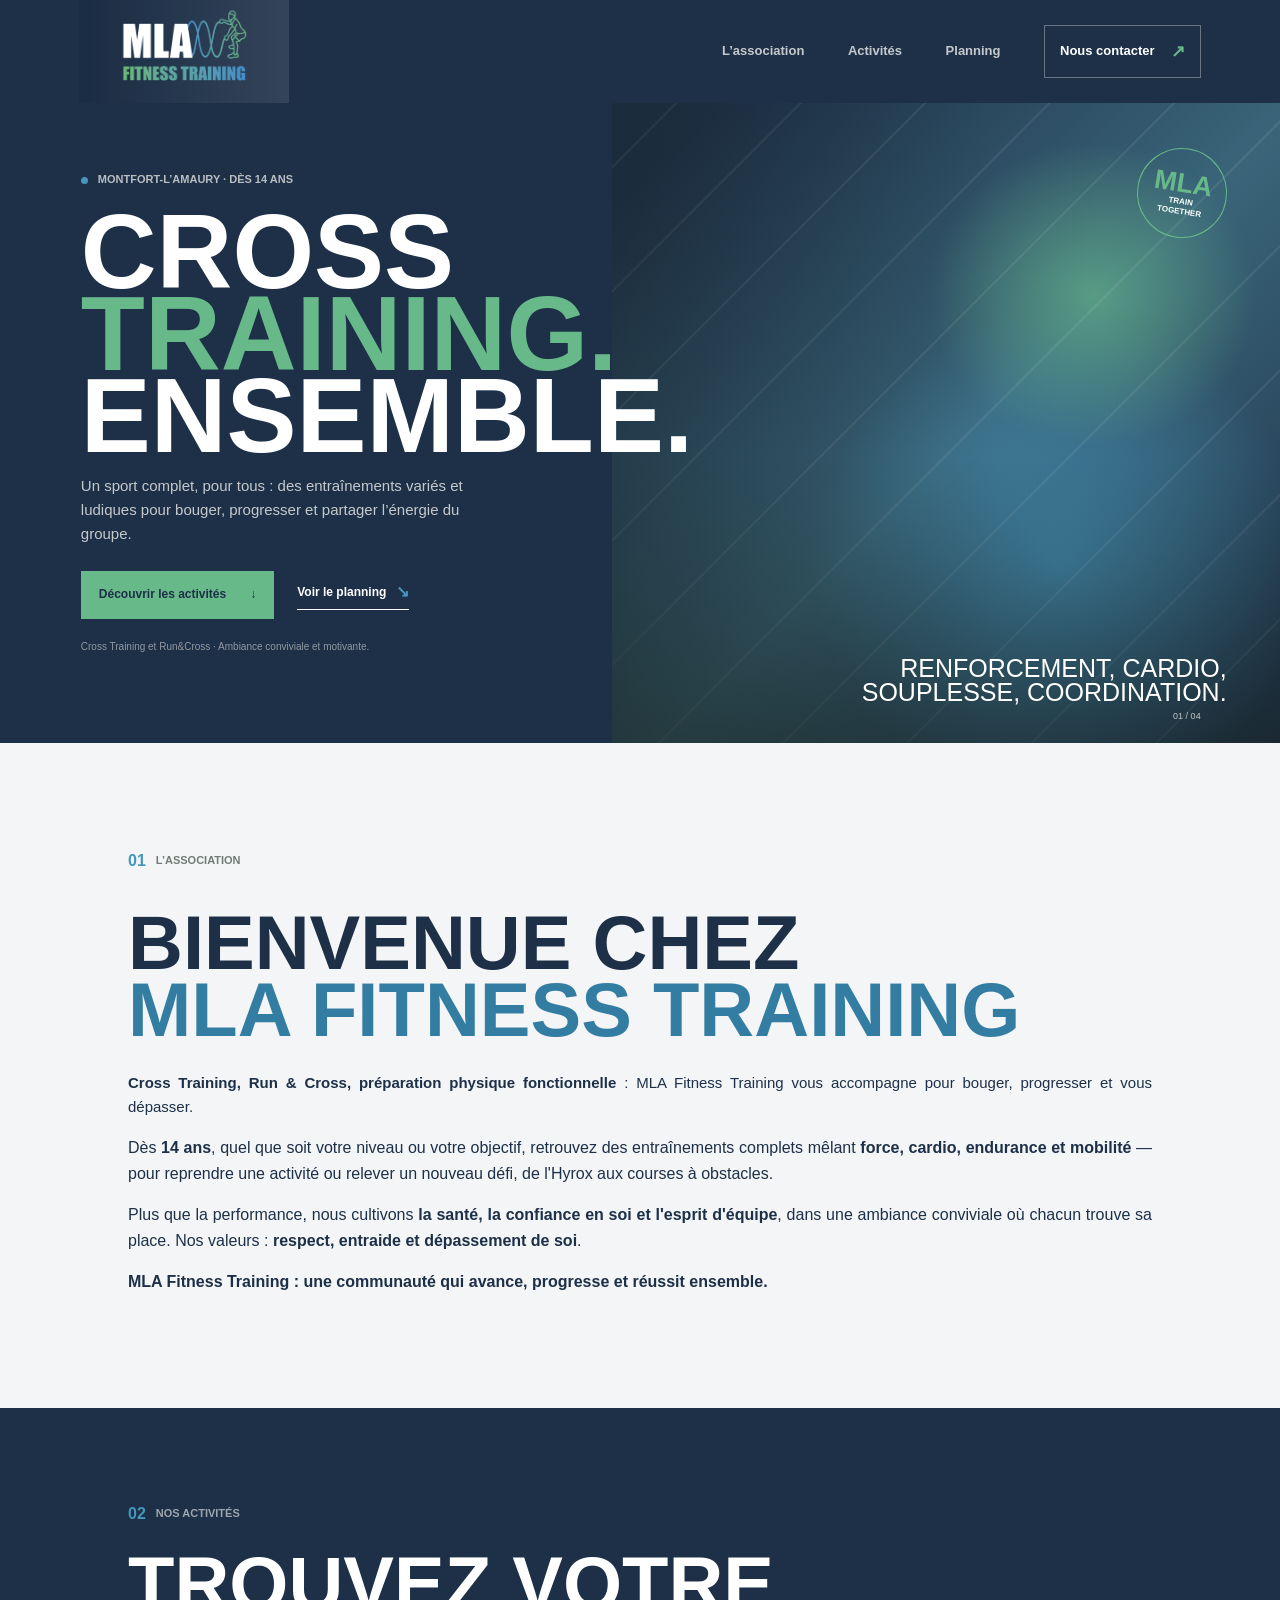
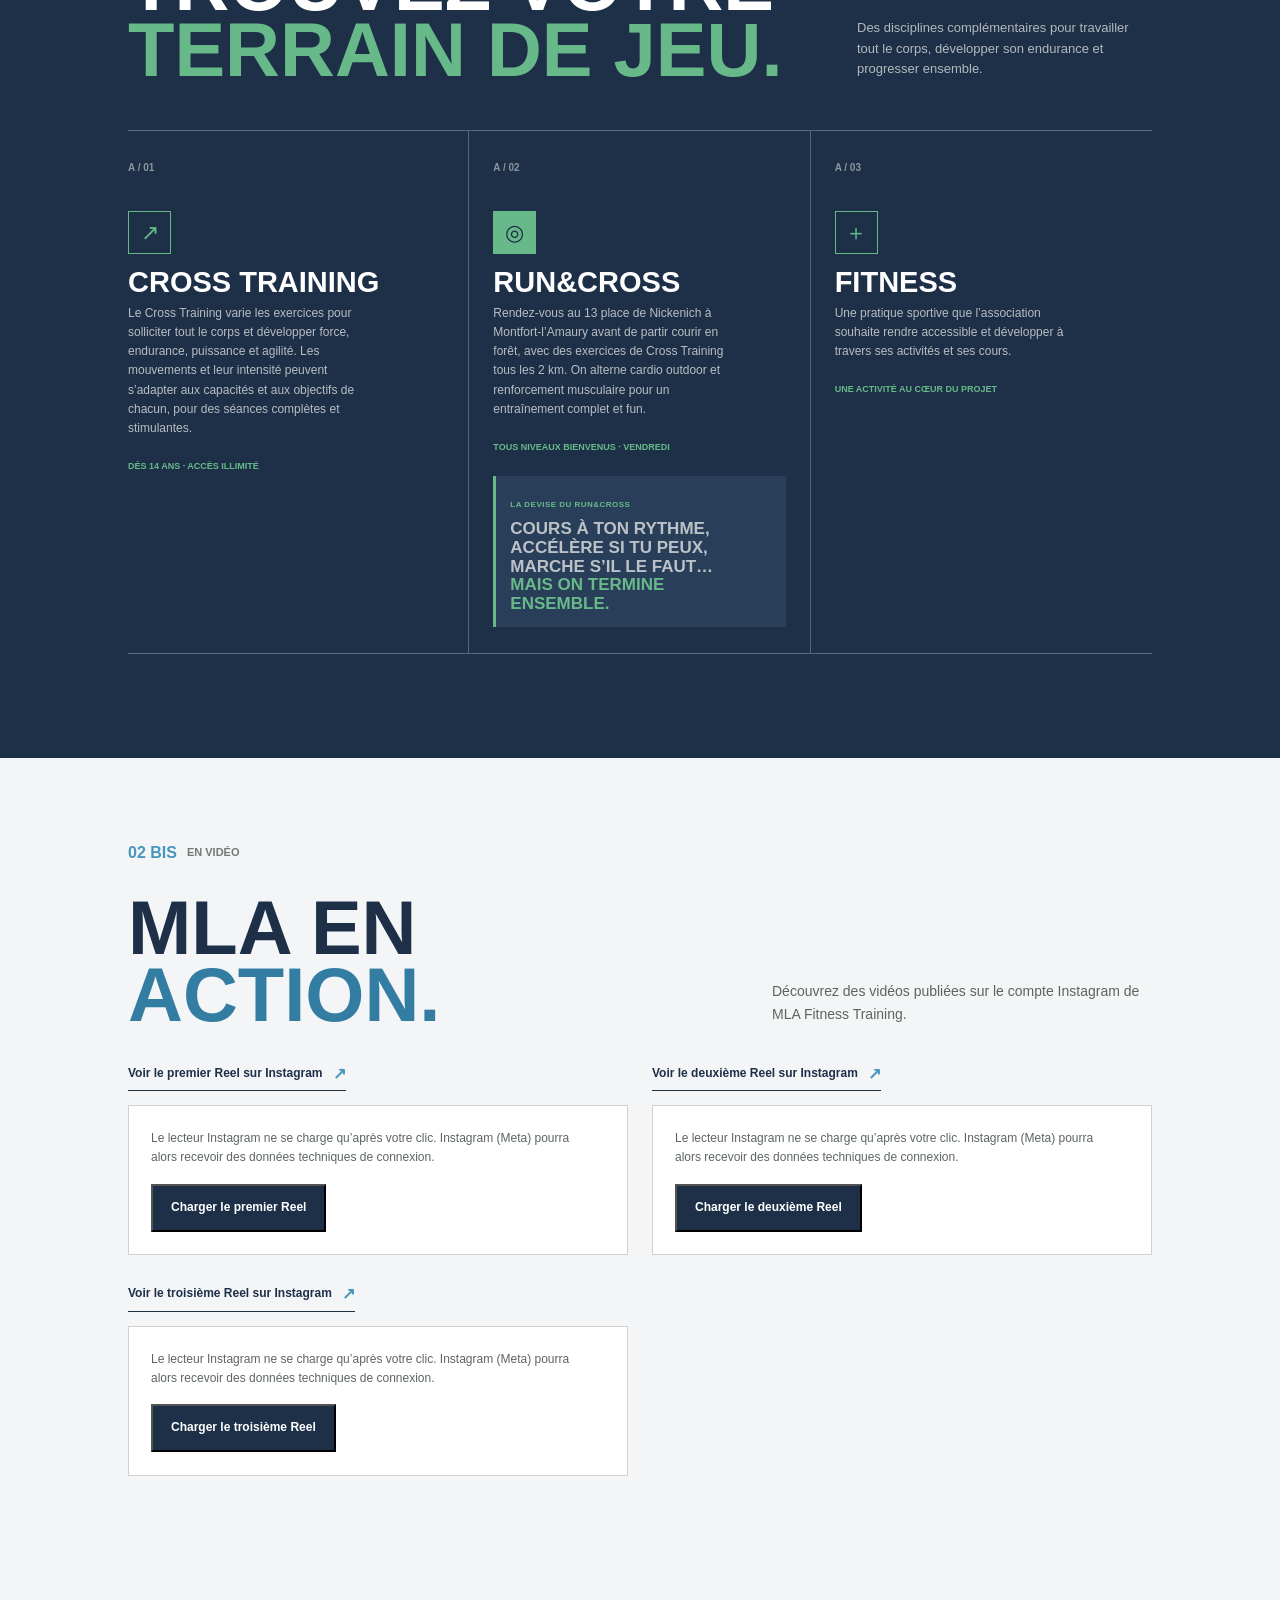
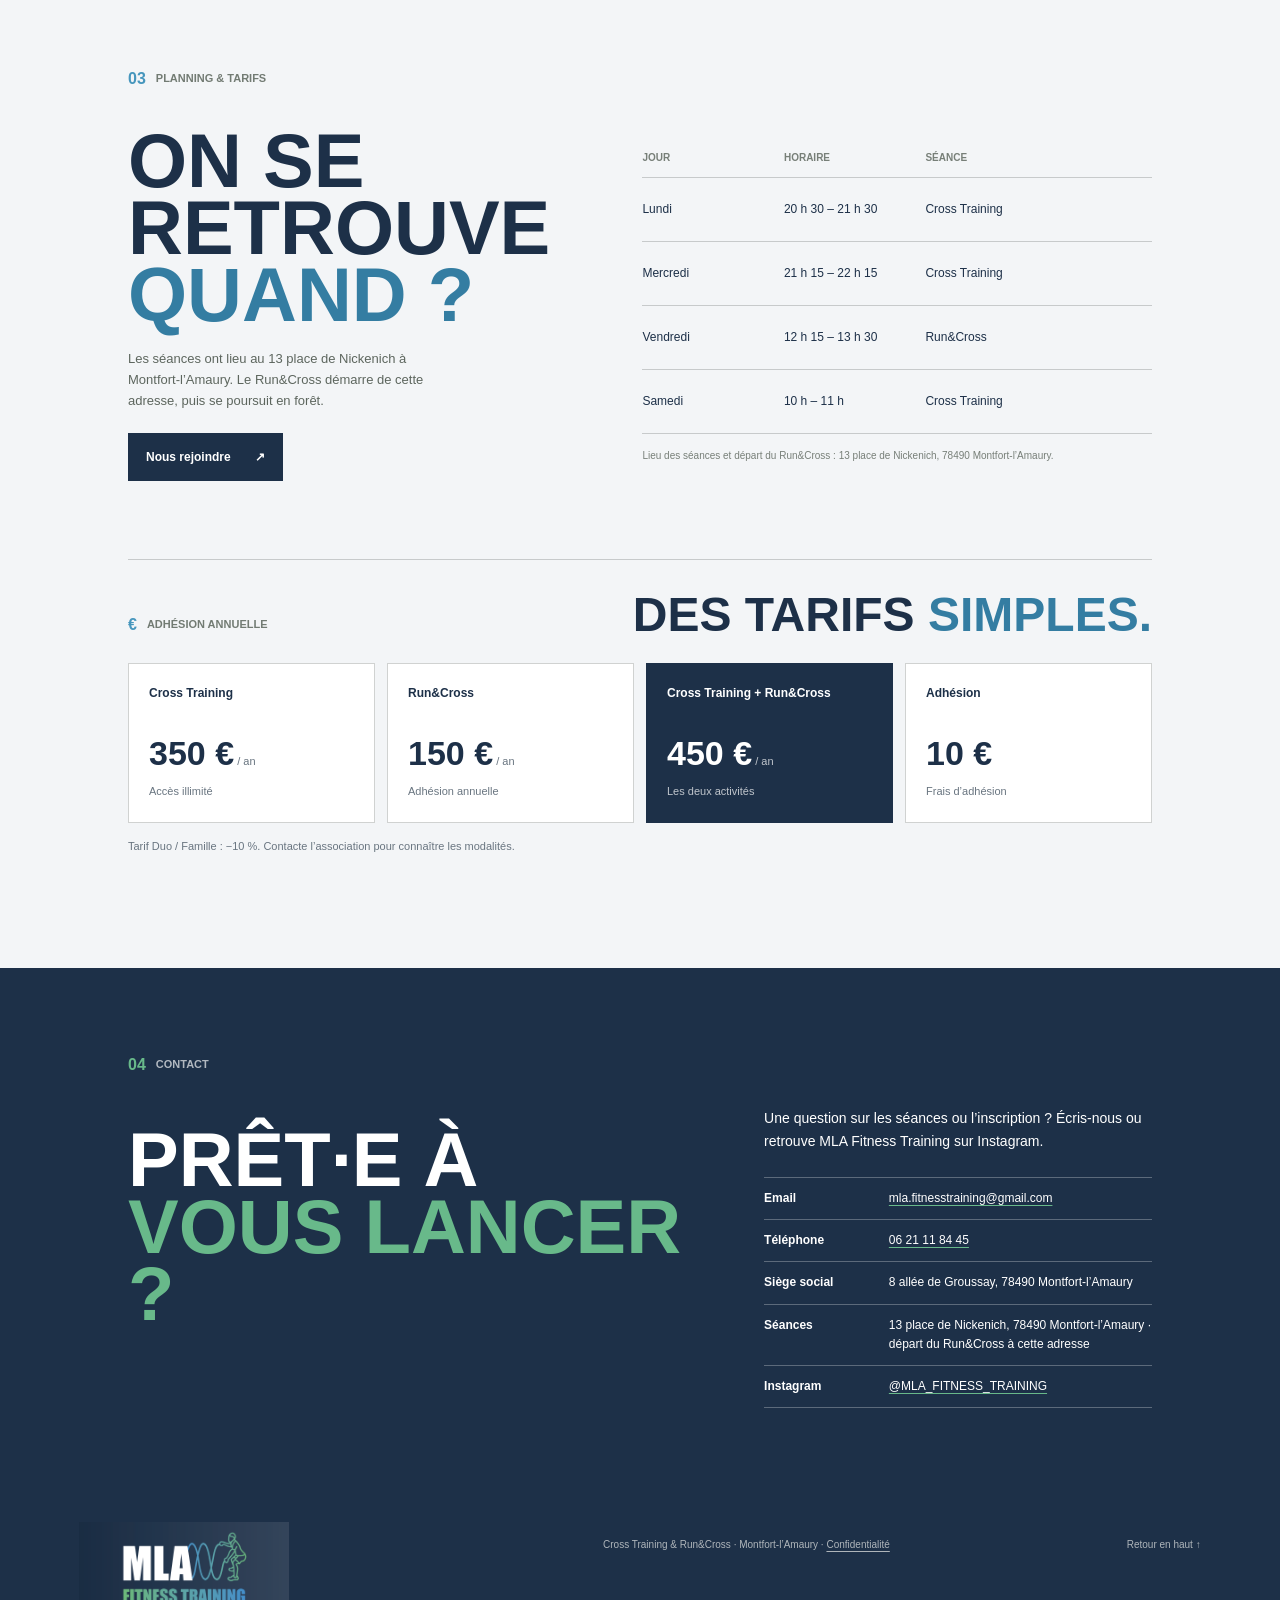
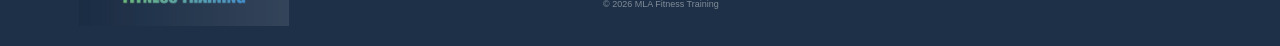
<file: index.html>
<!doctype html>
<html lang="fr">
  <head>
    <meta charset="utf-8">
    <meta name="viewport" content="width=device-width, initial-scale=1">
    <meta name="description" content="MLA Fitness Training à Montfort-l'Amaury : cross training dès 14 ans, Run&Cross, horaires, tarifs annuels et contact.">
    <meta name="theme-color" content="#1d3048">
    <link rel="canonical" href="https://mlafitnesstraining.github.io/Website/">
    <meta property="og:type" content="website">
    <meta property="og:title" content="MLA Fitness Training | Bouger ensemble">
    <meta property="og:description" content="Cross training et Run&Cross à Montfort-l'Amaury. Des séances accessibles dès 14 ans dans une ambiance conviviale.">
    <meta property="og:url" content="https://mlafitnesstraining.github.io/Website/">
    <title>MLA Fitness Training | Bouger ensemble</title>
    <link rel="stylesheet" href="styles.css">
    <script src="script.js" defer></script>
  </head>
  <body>
    <a class="skip-link" href="#contenu">Aller au contenu</a>
    <header class="site-header">
      <a class="brand" href="#accueil" aria-label="MLA Fitness Training, accueil">
        <img class="brand-logo" src="assets/logo-rectangle.png" alt="MLA Fitness Training">
      </a>
      <button class="menu-toggle" type="button" aria-expanded="false" aria-controls="navigation" aria-label="Ouvrir le menu">
        <span></span><span></span>
      </button>
      <nav class="navigation" id="navigation" aria-label="Navigation principale">
        <a href="#association">L’association</a>
        <a href="#activites">Activités</a>
        <a href="#planning">Planning</a>
        <a class="nav-contact" href="#contact">Nous contacter <span aria-hidden="true">↗</span></a>
      </nav>
    </header>

    <main id="contenu">
      <section class="hero" id="accueil" aria-labelledby="hero-title">
        <div class="hero-copy">
          <p class="eyebrow"><span class="status-dot"></span> Montfort-l’Amaury · Dès 14 ans</p>
          <h1 id="hero-title">Cross<br><span>Training.</span><br>Ensemble.</h1>
          <p class="hero-lede">Un sport complet, pour tous : des entraînements variés et ludiques pour bouger, progresser et partager l’énergie du groupe.</p>
          <div class="hero-actions">
            <a class="button button-lime" href="#activites">Découvrir les activités <span aria-hidden="true">↓</span></a>
            <a class="text-link" href="#planning">Voir le planning <span aria-hidden="true">↘</span></a>
          </div>
          <p class="hero-note">Cross Training et Run&Cross · Ambiance conviviale et motivante.</p>
        </div>
        <div class="hero-visual">
          <div class="hero-art" role="img" aria-label="Visuel graphique aux couleurs de MLA Fitness Training"></div>
          <div class="image-stamp"><span>MLA</span><span>TRAIN<br>TOGETHER</span></div>
          <p class="image-caption">Renforcement, cardio,<br>souplesse, coordination.</p>
        </div>
        <div class="hero-index" aria-hidden="true">01 / 04</div>
      </section>

      <section class="intro section-wrap" id="association" aria-labelledby="intro-title">
        <div class="section-kicker"><span>01</span> L’association</div>
        <div class="intro-content">
          <h2 id="intro-title">Bienvenue chez<br><em>MLA Fitness Training</em></h2>
          <div class="intro-text">
            <p><strong>Cross Training, Run &amp; Cross, préparation physique fonctionnelle</strong> : MLA Fitness Training vous accompagne pour bouger, progresser et vous dépasser.</p>
            <p>Dès <strong>14 ans</strong>, quel que soit votre niveau ou votre objectif, retrouvez des entraînements complets mêlant <strong>force, cardio, endurance et mobilité</strong> — pour reprendre une activité ou relever un nouveau défi, de l'Hyrox aux courses à obstacles.</p>
            <p>Plus que la performance, nous cultivons <strong>la santé, la confiance en soi et l'esprit d'équipe</strong>, dans une ambiance conviviale où chacun trouve sa place. Nos valeurs : <strong>respect, entraide et dépassement de soi</strong>.</p>
            <p><strong>MLA Fitness Training : une communauté qui avance, progresse et réussit ensemble.</strong></p>
          </div>
        </div>
      </section>

      <section class="activities section-wrap" id="activites" aria-labelledby="activities-title">
        <div class="section-heading">
          <div>
            <div class="section-kicker light-kicker"><span>02</span> Nos activités</div>
            <h2 id="activities-title">Trouvez votre<br><em>terrain de jeu.</em></h2>
          </div>
          <p>Des disciplines complémentaires pour travailler tout le corps, développer son endurance et progresser ensemble.</p>
        </div>
        <div class="activity-grid">
          <article class="activity-item">
            <span class="activity-number">A / 01</span>
            <div class="activity-icon" aria-hidden="true">↗</div>
            <h3>Cross Training</h3>
            <p>Le Cross Training varie les exercices pour solliciter tout le corps et développer force, endurance, puissance et agilité. Les mouvements et leur intensité peuvent s’adapter aux capacités et aux objectifs de chacun, pour des séances complètes et stimulantes.</p>
            <span class="activity-tag">Dès 14 ans · Accès illimité</span>
          </article>
          <article class="activity-item activity-featured">
            <span class="activity-number">A / 02</span>
            <div class="activity-icon" aria-hidden="true">◎</div>
            <h3>Run&amp;Cross</h3>
            <p>Rendez-vous au 13 place de Nickenich à Montfort-l’Amaury avant de partir courir en forêt, avec des exercices de Cross Training tous les 2 km. On alterne cardio outdoor et renforcement musculaire pour un entraînement complet et fun.</p>
            <span class="activity-tag">Tous niveaux bienvenus · Vendredi</span>
            <blockquote class="run-cross-motto">
              <span>La devise du Run&amp;Cross</span>
              <p>Cours à ton rythme, accélère si tu peux, marche s’il le faut…<br><em>Mais on termine ensemble.</em></p>
            </blockquote>
          </article>
          <article class="activity-item">
            <span class="activity-number">A / 03</span>
            <div class="activity-icon" aria-hidden="true">＋</div>
            <h3>Fitness</h3>
            <p>Une pratique sportive que l’association souhaite rendre accessible et développer à travers ses activités et ses cours.</p>
            <span class="activity-tag">Une activité au cœur du projet</span>
          </article>
        </div>
      </section>

      <section class="instagram-feature section-wrap" aria-labelledby="instagram-title">
        <div class="section-kicker"><span>02 bis</span> En vidéo</div>
        <div class="instagram-feature-intro">
          <h2 id="instagram-title">MLA en<br><em>action.</em></h2>
          <p>Découvrez des vidéos publiées sur le compte Instagram de MLA Fitness Training.</p>
        </div>
        <div class="instagram-reels">
          <article class="instagram-reel">
            <a class="text-link" href="https://www.instagram.com/reel/DVUWirRDaES/" target="_blank" rel="noopener noreferrer">Voir le premier Reel sur Instagram <span aria-hidden="true">↗</span></a>
            <div class="instagram-embed" id="instagram-embed-first">
              <p>Le lecteur Instagram ne se charge qu’après votre clic. Instagram (Meta) pourra alors recevoir des données techniques de connexion.</p>
              <button class="button button-dark load-instagram" data-reel-id="DVUWirRDaES" type="button">Charger le premier Reel</button>
            </div>
          </article>
          <article class="instagram-reel">
            <a class="text-link" href="https://www.instagram.com/reel/DaOVe0SRBfU/" target="_blank" rel="noopener noreferrer">Voir le deuxième Reel sur Instagram <span aria-hidden="true">↗</span></a>
            <div class="instagram-embed" id="instagram-embed-second">
              <p>Le lecteur Instagram ne se charge qu’après votre clic. Instagram (Meta) pourra alors recevoir des données techniques de connexion.</p>
              <button class="button button-dark load-instagram" data-reel-id="DaOVe0SRBfU" type="button">Charger le deuxième Reel</button>
            </div>
          </article>
          <article class="instagram-reel">
            <a class="text-link" href="https://www.instagram.com/reel/DYfBURaNXR2/" target="_blank" rel="noopener noreferrer">Voir le troisième Reel sur Instagram <span aria-hidden="true">↗</span></a>
            <div class="instagram-embed" id="instagram-embed-third">
              <p>Le lecteur Instagram ne se charge qu’après votre clic. Instagram (Meta) pourra alors recevoir des données techniques de connexion.</p>
              <button class="button button-dark load-instagram" data-reel-id="DYfBURaNXR2" type="button">Charger le troisième Reel</button>
            </div>
          </article>
        </div>
      </section>

      <section class="schedule section-wrap" id="planning" aria-labelledby="schedule-title">
        <div class="section-kicker"><span>03</span> Planning & tarifs</div>
        <div class="schedule-layout">
          <div class="schedule-intro">
            <h2 id="schedule-title">On se retrouve<br><em>quand ?</em></h2>
            <p>Les séances ont lieu au 13 place de Nickenich à Montfort-l’Amaury. Le Run&amp;Cross démarre de cette adresse, puis se poursuit en forêt.</p>
            <a class="button button-dark" href="#contact">Nous rejoindre <span aria-hidden="true">↗</span></a>
          </div>
          <div class="schedule-list" aria-label="Horaires des séances">
            <div class="schedule-row schedule-header"><span>Jour</span><span>Horaire</span><span>Séance</span></div>
            <div class="schedule-row"><span>Lundi</span><span>20 h 30 – 21 h 30</span><span>Cross Training</span></div>
            <div class="schedule-row"><span>Mercredi</span><span>21 h 15 – 22 h 15</span><span>Cross Training</span></div>
            <div class="schedule-row"><span>Vendredi</span><span>12 h 15 – 13 h 30</span><span>Run&amp;Cross</span></div>
            <div class="schedule-row"><span>Samedi</span><span>10 h – 11 h</span><span>Cross Training</span></div>
            <p class="schedule-footnote">Lieu des séances et départ du Run&amp;Cross : 13 place de Nickenich, 78490 Montfort-l’Amaury.</p>
          </div>
        </div>
        <div class="pricing" aria-labelledby="pricing-title">
          <div class="pricing-heading">
            <div class="section-kicker"><span>€</span> Adhésion annuelle</div>
            <h3 id="pricing-title">Des tarifs <em>simples.</em></h3>
          </div>
          <div class="price-grid">
            <article class="price-card">
              <h4>Cross Training</h4>
              <p><strong>350 €</strong><span> / an</span></p>
              <small>Accès illimité</small>
            </article>
            <article class="price-card">
              <h4>Run&amp;Cross</h4>
              <p><strong>150 €</strong><span> / an</span></p>
              <small>Adhésion annuelle</small>
            </article>
            <article class="price-card price-featured">
              <h4>Cross Training + Run&amp;Cross</h4>
              <p><strong>450 €</strong><span> / an</span></p>
              <small>Les deux activités</small>
            </article>
            <article class="price-card">
              <h4>Adhésion</h4>
              <p><strong>10 €</strong></p>
              <small>Frais d’adhésion</small>
            </article>
          </div>
          <p class="pricing-note">Tarif Duo / Famille : −10 %. Contacte l’association pour connaître les modalités.</p>
        </div>
      </section>

      <section class="contact" id="contact" aria-labelledby="contact-title">
        <div class="contact-inner section-wrap">
          <div class="section-kicker light-kicker"><span>04</span> Contact</div>
          <div class="contact-content">
            <h2 id="contact-title">Prêt·e à<br><em>vous lancer ?</em></h2>
            <div class="contact-details">
              <p>Une question sur les séances ou l’inscription ? Écris-nous ou retrouve MLA Fitness Training sur Instagram.</p>
              <dl>
                <div><dt>Email</dt><dd><a href="mailto:mla.fitnesstraining@gmail.com">mla.fitnesstraining@gmail.com</a></dd></div>
                <div><dt>Téléphone</dt><dd><a href="tel:+33621118445">06 21 11 84 45</a></dd></div>
                <div><dt>Siège social</dt><dd>8 allée de Groussay, 78490 Montfort-l’Amaury</dd></div>
                <div><dt>Séances</dt><dd>13 place de Nickenich, 78490 Montfort-l’Amaury · départ du Run&amp;Cross à cette adresse</dd></div>
                <div><dt>Instagram</dt><dd><a href="https://www.instagram.com/mla_fitness_training/" target="_blank" rel="noopener noreferrer">@MLA_FITNESS_TRAINING</a></dd></div>
              </dl>
            </div>
          </div>
        </div>
      </section>
    </main>

    <footer class="site-footer">
      <a class="brand footer-brand" href="#accueil" aria-label="Retour en haut de page">
        <img class="brand-logo" src="assets/logo-rectangle.png" alt="MLA Fitness Training">
      </a>
      <p>Cross Training &amp; Run&amp;Cross · Montfort-l’Amaury · <a href="confidentialite.html">Confidentialité</a></p>
      <a href="#accueil">Retour en haut ↑</a>
      <span class="copyright">© <span id="year">2026</span> MLA Fitness Training</span>
    </footer>
  </body>
</html>
</file>
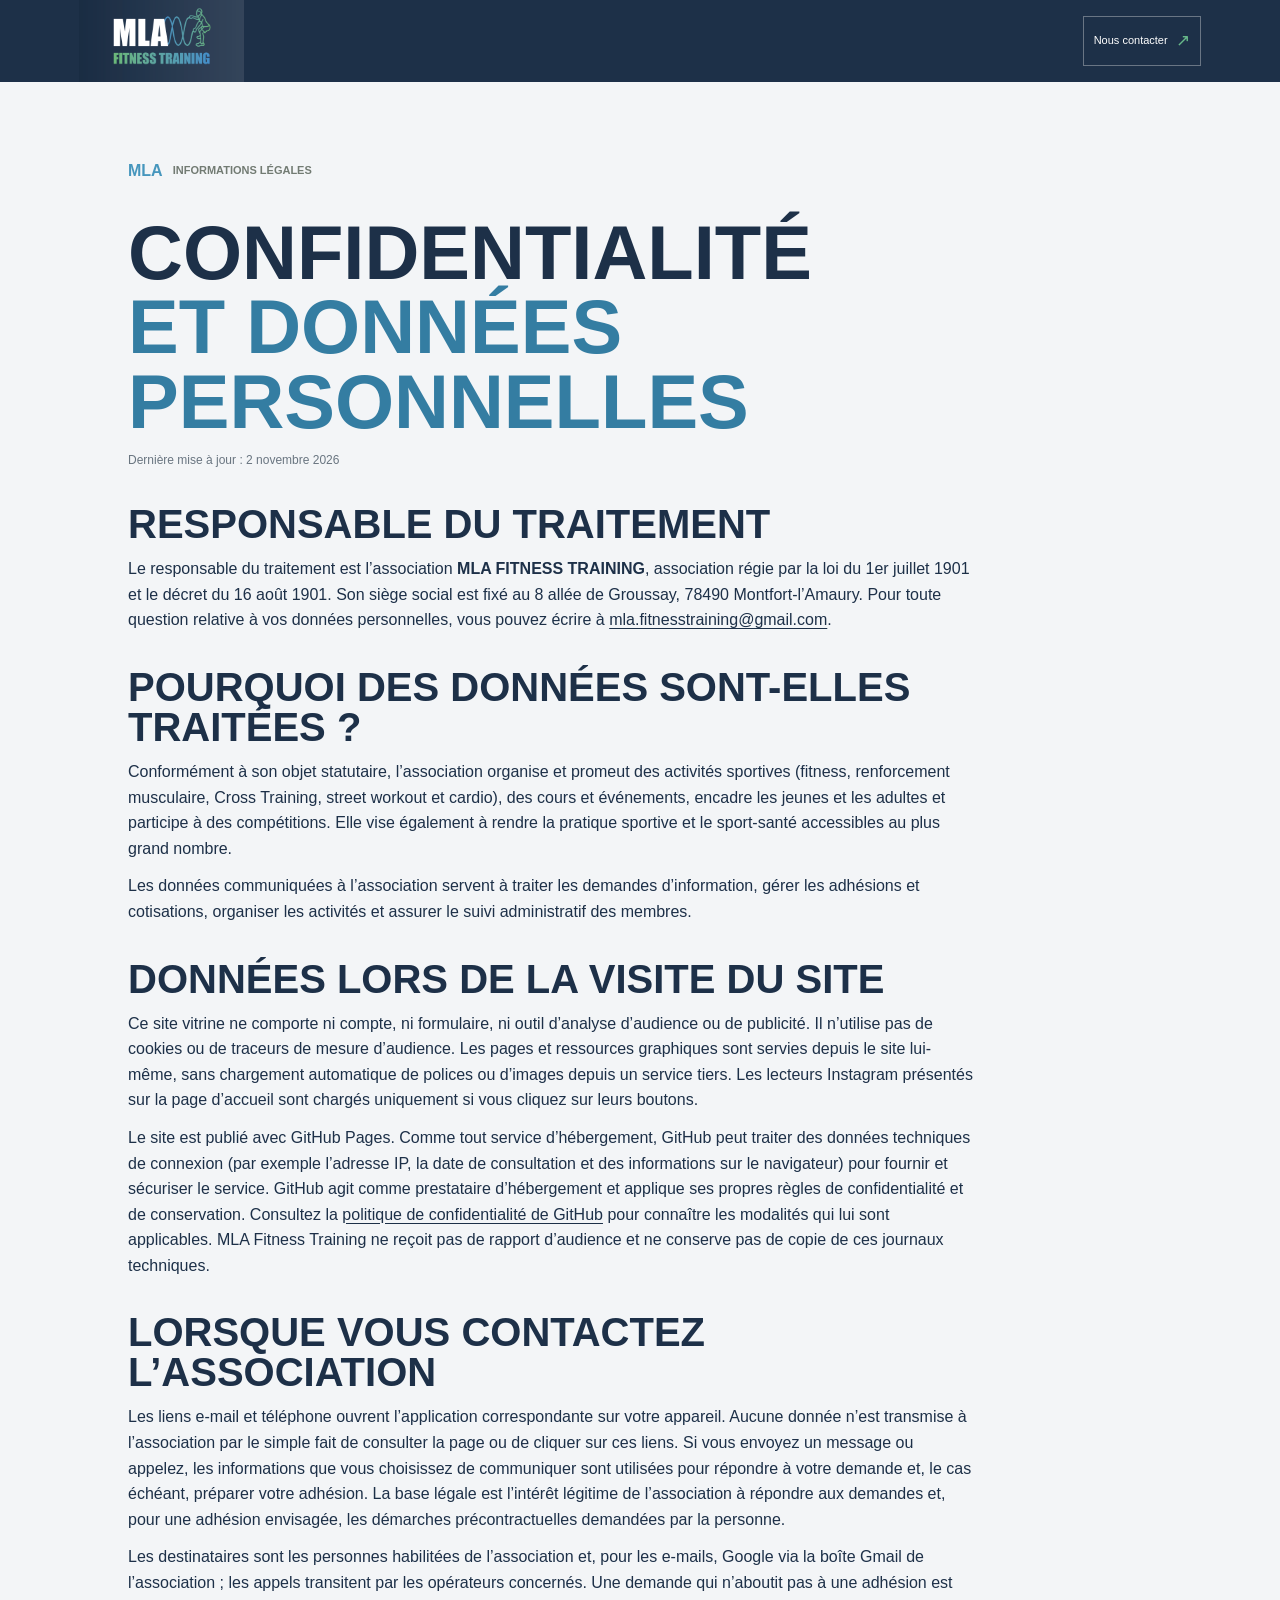
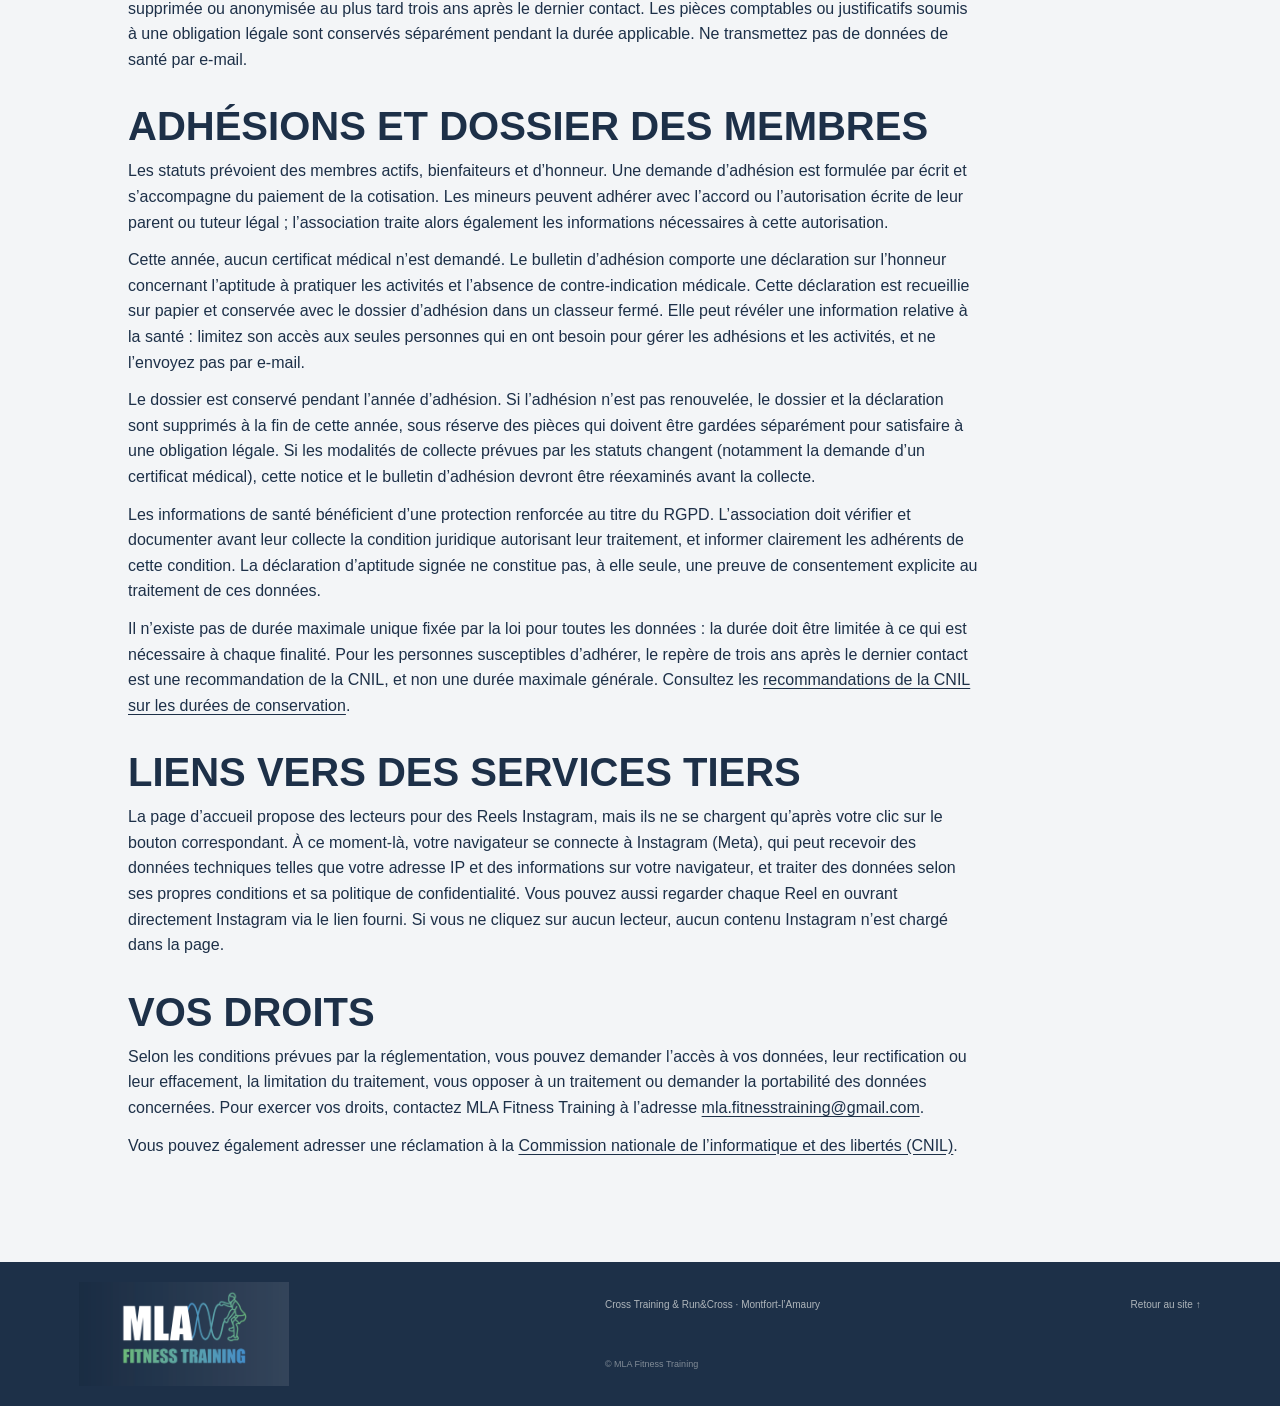
<file: confidentialite.html>
<!doctype html>
<html lang="fr">
  <head>
    <meta charset="utf-8">
    <meta name="viewport" content="width=device-width, initial-scale=1">
    <meta name="theme-color" content="#1d3048">
    <meta name="description" content="Informations sur les données personnelles et la confidentialité du site MLA Fitness Training.">
    <link rel="canonical" href="https://mlafitnesstraining.github.io/Website/confidentialite.html">
    <title>Confidentialité | MLA Fitness Training</title>
    <link rel="stylesheet" href="styles.css">
  </head>
  <body>
    <a class="skip-link" href="#contenu">Aller au contenu</a>
    <header class="site-header privacy-header">
      <a class="brand" href="index.html" aria-label="MLA Fitness Training, accueil">
        <img class="brand-logo" src="assets/logo-rectangle.png" alt="MLA Fitness Training">
      </a>
      <a class="nav-contact" href="index.html#contact">Nous contacter <span aria-hidden="true">↗</span></a>
    </header>

    <main id="contenu" class="privacy-page section-wrap">
      <p class="section-kicker"><span>MLA</span> Informations légales</p>
      <h1>Confidentialité<br><em>et données personnelles</em></h1>
      <p class="privacy-updated">Dernière mise à jour : 2 novembre 2026</p>

      <section aria-labelledby="responsable-title">
        <h2 id="responsable-title">Responsable du traitement</h2>
        <p>Le responsable du traitement est l’association <strong>MLA FITNESS TRAINING</strong>, association régie par la loi du 1er juillet 1901 et le décret du 16 août 1901. Son siège social est fixé au 8 allée de Groussay, 78490 Montfort-l’Amaury. Pour toute question relative à vos données personnelles, vous pouvez écrire à <a href="mailto:mla.fitnesstraining@gmail.com">mla.fitnesstraining@gmail.com</a>.</p>
      </section>

      <section aria-labelledby="purpose-title">
        <h2 id="purpose-title">Pourquoi des données sont-elles traitées ?</h2>
        <p>Conformément à son objet statutaire, l’association organise et promeut des activités sportives (fitness, renforcement musculaire, Cross Training, street workout et cardio), des cours et événements, encadre les jeunes et les adultes et participe à des compétitions. Elle vise également à rendre la pratique sportive et le sport-santé accessibles au plus grand nombre.</p>
        <p>Les données communiquées à l’association servent à traiter les demandes d’information, gérer les adhésions et cotisations, organiser les activités et assurer le suivi administratif des membres.</p>
      </section>

      <section aria-labelledby="site-title">
        <h2 id="site-title">Données lors de la visite du site</h2>
        <p>Ce site vitrine ne comporte ni compte, ni formulaire, ni outil d’analyse d’audience ou de publicité. Il n’utilise pas de cookies ou de traceurs de mesure d’audience. Les pages et ressources graphiques sont servies depuis le site lui-même, sans chargement automatique de polices ou d’images depuis un service tiers. Les lecteurs Instagram présentés sur la page d’accueil sont chargés uniquement si vous cliquez sur leurs boutons.</p>
        <p>Le site est publié avec GitHub Pages. Comme tout service d’hébergement, GitHub peut traiter des données techniques de connexion (par exemple l’adresse IP, la date de consultation et des informations sur le navigateur) pour fournir et sécuriser le service. GitHub agit comme prestataire d’hébergement et applique ses propres règles de confidentialité et de conservation. Consultez la <a href="https://docs.github.com/fr/site-policy/privacy-policies/github-privacy-statement" target="_blank" rel="noopener noreferrer">politique de confidentialité de GitHub</a> pour connaître les modalités qui lui sont applicables. MLA Fitness Training ne reçoit pas de rapport d’audience et ne conserve pas de copie de ces journaux techniques.</p>
      </section>

      <section aria-labelledby="contact-title">
        <h2 id="contact-title">Lorsque vous contactez l’association</h2>
        <p>Les liens e-mail et téléphone ouvrent l’application correspondante sur votre appareil. Aucune donnée n’est transmise à l’association par le simple fait de consulter la page ou de cliquer sur ces liens. Si vous envoyez un message ou appelez, les informations que vous choisissez de communiquer sont utilisées pour répondre à votre demande et, le cas échéant, préparer votre adhésion. La base légale est l’intérêt légitime de l’association à répondre aux demandes et, pour une adhésion envisagée, les démarches précontractuelles demandées par la personne.</p>
        <p>Les destinataires sont les personnes habilitées de l’association et, pour les e-mails, Google via la boîte Gmail de l’association ; les appels transitent par les opérateurs concernés. Une demande qui n’aboutit pas à une adhésion est supprimée ou anonymisée au plus tard trois ans après le dernier contact. Les pièces comptables ou justificatifs soumis à une obligation légale sont conservés séparément pendant la durée applicable. Ne transmettez pas de données de santé par e-mail.</p>
      </section>

      <section aria-labelledby="membership-title">
        <h2 id="membership-title">Adhésions et dossier des membres</h2>
        <p>Les statuts prévoient des membres actifs, bienfaiteurs et d’honneur. Une demande d’adhésion est formulée par écrit et s’accompagne du paiement de la cotisation. Les mineurs peuvent adhérer avec l’accord ou l’autorisation écrite de leur parent ou tuteur légal ; l’association traite alors également les informations nécessaires à cette autorisation.</p>
        <p>Cette année, aucun certificat médical n’est demandé. Le bulletin d’adhésion comporte une déclaration sur l’honneur concernant l’aptitude à pratiquer les activités et l’absence de contre-indication médicale. Cette déclaration est recueillie sur papier et conservée avec le dossier d’adhésion dans un classeur fermé. Elle peut révéler une information relative à la santé : limitez son accès aux seules personnes qui en ont besoin pour gérer les adhésions et les activités, et ne l’envoyez pas par e-mail.</p>
        <p>Le dossier est conservé pendant l’année d’adhésion. Si l’adhésion n’est pas renouvelée, le dossier et la déclaration sont supprimés à la fin de cette année, sous réserve des pièces qui doivent être gardées séparément pour satisfaire à une obligation légale. Si les modalités de collecte prévues par les statuts changent (notamment la demande d’un certificat médical), cette notice et le bulletin d’adhésion devront être réexaminés avant la collecte.</p>
        <p>Les informations de santé bénéficient d’une protection renforcée au titre du RGPD. L’association doit vérifier et documenter avant leur collecte la condition juridique autorisant leur traitement, et informer clairement les adhérents de cette condition. La déclaration d’aptitude signée ne constitue pas, à elle seule, une preuve de consentement explicite au traitement de ces données.</p>
        <p>Il n’existe pas de durée maximale unique fixée par la loi pour toutes les données : la durée doit être limitée à ce qui est nécessaire à chaque finalité. Pour les personnes susceptibles d’adhérer, le repère de trois ans après le dernier contact est une recommandation de la CNIL, et non une durée maximale générale. Consultez les <a href="https://www.cnil.fr/fr/les-durees-de-conservation-des-donnees" target="_blank" rel="noopener noreferrer">recommandations de la CNIL sur les durées de conservation</a>.</p>
      </section>

      <section aria-labelledby="externes-title">
        <h2 id="externes-title">Liens vers des services tiers</h2>
        <p>La page d’accueil propose des lecteurs pour des Reels Instagram, mais ils ne se chargent qu’après votre clic sur le bouton correspondant. À ce moment-là, votre navigateur se connecte à Instagram (Meta), qui peut recevoir des données techniques telles que votre adresse IP et des informations sur votre navigateur, et traiter des données selon ses propres conditions et sa politique de confidentialité. Vous pouvez aussi regarder chaque Reel en ouvrant directement Instagram via le lien fourni. Si vous ne cliquez sur aucun lecteur, aucun contenu Instagram n’est chargé dans la page.</p>
      </section>

      <section aria-labelledby="droits-title">
        <h2 id="droits-title">Vos droits</h2>
        <p>Selon les conditions prévues par la réglementation, vous pouvez demander l’accès à vos données, leur rectification ou leur effacement, la limitation du traitement, vous opposer à un traitement ou demander la portabilité des données concernées. Pour exercer vos droits, contactez MLA Fitness Training à l’adresse <a href="mailto:mla.fitnesstraining@gmail.com">mla.fitnesstraining@gmail.com</a>.</p>
        <p>Vous pouvez également adresser une réclamation à la <a href="https://www.cnil.fr/fr/plaintes" target="_blank" rel="noopener noreferrer">Commission nationale de l’informatique et des libertés (CNIL)</a>.</p>
      </section>
    </main>

    <footer class="site-footer">
      <a class="brand footer-brand" href="index.html" aria-label="MLA Fitness Training, accueil">
        <img class="brand-logo" src="assets/logo-rectangle.png" alt="MLA Fitness Training">
      </a>
      <p>Cross Training &amp; Run&amp;Cross · Montfort-l’Amaury</p>
      <a href="index.html">Retour au site ↑</a>
      <span class="copyright">© MLA Fitness Training</span>
    </footer>
  </body>
</html>
</file>
<file: styles.css>
:root {
  color-scheme: light;
  --ink: #1d3048;
  --ink-soft: #293f59;
  --paper: #f3f5f7;
  --paper-bright: #ffffff;
  --lime: #68b98a;
  --coral: #4696bd;
  --muted: #8c938d;
  --line: rgba(23, 33, 29, 0.2);
  --font-display: "Barlow Condensed", Impact, sans-serif;
  --font-body: "DM Sans", sans-serif;
}

* { box-sizing: border-box; }
html { scroll-behavior: smooth; }
body { margin: 0; background: var(--paper); color: var(--ink); font-family: var(--font-body); font-size: 16px; line-height: 1.6; }
a { color: inherit; text-decoration: none; }
button { font: inherit; }
.skip-link { position: absolute; z-index: 10; top: 8px; left: 8px; padding: 10px 14px; transform: translateY(-150%); background: var(--lime); color: var(--ink); }
.skip-link:focus { transform: translateY(0); }
.site-header { position: relative; z-index: 5; display: flex; min-height: 82px; align-items: center; justify-content: space-between; padding: 0 6.2%; background: var(--ink); color: var(--paper-bright); }
.brand { display: inline-flex; align-items: center; }
.brand-logo { display: block; width: clamp(155px, 19vw, 210px); height: auto; }
.navigation { display: flex; align-items: center; gap: clamp(20px, 3.4vw, 54px); font-size: 13px; font-weight: 600; }
.navigation a:not(.nav-contact) { color: rgba(251, 250, 246, 0.76); transition: color 160ms ease; }
.navigation a:hover, .navigation a:focus-visible { color: var(--lime); }
.nav-contact { display: inline-flex; align-items: center; gap: 16px; padding: 12px 15px; border: 1px solid rgba(251, 250, 246, 0.34); }
.nav-contact span { color: var(--lime); font-size: 17px; }
.menu-toggle { display: none; }
.hero { position: relative; display: grid; min-height: 610px; grid-template-columns: 0.94fr 1.06fr; overflow: hidden; background: var(--ink); color: var(--paper-bright); }
.hero-copy { z-index: 1; display: flex; flex-direction: column; align-items: flex-start; justify-content: center; padding: 68px 8% 88px 13.2%; }
.eyebrow, .section-kicker { display: flex; align-items: center; gap: 10px; margin: 0; font-size: 11px; font-weight: 700; letter-spacing: 0; text-transform: uppercase; }
.eyebrow { color: rgba(251, 250, 246, 0.7); }
.status-dot { width: 7px; height: 7px; border-radius: 50%; background: var(--coral); }
h1, h2, h3, p { margin-top: 0; }
h1, h2, h3 { font-family: var(--font-display); font-weight: 700; text-transform: uppercase; }
.hero h1 { margin: 22px 0 17px; font-size: clamp(68px, 8.2vw, 116px); line-height: 0.78; letter-spacing: 0; }
.hero h1 span, h2 em { color: var(--lime); font-style: normal; }
.hero-lede { max-width: 390px; margin-bottom: 25px; color: rgba(251, 250, 246, 0.76); font-size: 15px; }
.hero-actions { display: flex; flex-wrap: wrap; align-items: center; gap: 23px; }
.button { display: inline-flex; min-height: 48px; align-items: center; justify-content: center; gap: 24px; padding: 0 18px; font-size: 12px; font-weight: 700; transition: transform 160ms ease, background 160ms ease; }
.button:hover { transform: translateY(-2px); }
.button-lime { background: var(--lime); color: var(--ink); }
.button-lime:hover { background: #e3ff87; }
.text-link { display: inline-flex; align-items: center; gap: 10px; border-bottom: 1px solid currentColor; padding-bottom: 4px; font-size: 12px; font-weight: 700; }
.text-link span { color: var(--coral); font-size: 16px; }
.hero-note { margin: 20px 0 0; color: rgba(251, 250, 246, 0.52); font-size: 10px; }
.hero-visual { position: relative; min-height: 610px; overflow: hidden; background: #293f59; }
.hero-visual::after { position: absolute; inset: 0; background: linear-gradient(90deg, rgba(23, 33, 29, 0.28), transparent 58%), linear-gradient(0deg, rgba(23, 33, 29, 0.5), transparent 45%); content: ""; }
.hero-art { position: absolute; inset: 0; background: radial-gradient(ellipse at 72% 30%, rgba(104, 185, 138, 0.66), transparent 24%), radial-gradient(ellipse at 67% 72%, rgba(70, 150, 189, 0.7), transparent 39%), linear-gradient(135deg, #1d3048 8%, #3a6579 53%, #1d3048 100%); }
.hero-art::after { position: absolute; inset: 0; background: repeating-linear-gradient(135deg, transparent 0 44px, rgba(255, 255, 255, 0.08) 45px 46px, transparent 47px 88px); content: ""; }
.image-stamp { position: absolute; z-index: 1; top: 45px; right: 8%; display: flex; width: 90px; height: 90px; flex-direction: column; align-items: center; justify-content: center; border: 1px solid var(--lime); border-radius: 50%; color: var(--paper-bright); transform: rotate(9deg); }
.image-stamp span:first-child { color: var(--lime); font-family: var(--font-display); font-size: 27px; font-weight: 800; line-height: 1; }
.image-stamp span:last-child { font-size: 8px; font-weight: 700; letter-spacing: 0; line-height: 1.15; text-align: center; }
.image-caption { position: absolute; z-index: 1; right: 8%; bottom: 38px; margin: 0; color: var(--paper-bright); font-family: var(--font-display); font-size: 25px; line-height: 0.98; text-align: right; text-transform: uppercase; }
.hero-index { position: absolute; right: 6.2%; bottom: 19px; z-index: 2; color: rgba(251, 250, 246, 0.75); font-size: 9px; letter-spacing: 0; }
.section-wrap { padding-right: 10%; padding-left: 10%; }
.intro { padding-top: 105px; padding-bottom: 94px; }
.section-kicker { color: #727b73; }
.section-kicker span { color: var(--coral); font-family: var(--font-display); font-size: 16px; }
.intro-content { padding: 37px 0 0; }
.intro-content h2 { margin-bottom: 27px; }
h2 { margin-bottom: 0; font-size: clamp(48px, 6vw, 76px); line-height: 0.88; }
.intro h2 em, .schedule h2 em { color: #347da2; }
.intro-text { width: 100%; padding-bottom: 3px; text-align: justify; }
.intro-text > p:first-child { margin-bottom: 16px; font-size: 15px; }
.editor-note { color: #6f766f; font-size: 11px !important; }
.dark-link { margin-top: 5px; }
.stats-strip { display: grid; grid-template-columns: repeat(3, 1fr); border-top: 1px solid var(--line); }
.stats-strip div { display: flex; min-height: 86px; flex-direction: column; justify-content: center; gap: 2px; border-right: 1px solid var(--line); padding-left: 18px; }
.stats-strip div:first-child { padding-left: 0; }
.stats-strip div:last-child { border-right: 0; }
.stats-strip strong { font-family: var(--font-display); font-size: 21px; text-transform: uppercase; }
.stats-strip span { color: #707770; font-size: 11px; }
.activities { padding-top: 93px; padding-bottom: 104px; background: var(--ink); color: var(--paper-bright); }
.section-heading { display: flex; align-items: end; justify-content: space-between; gap: 40px; margin-bottom: 46px; }
.light-kicker { color: rgba(251, 250, 246, 0.58); }
.section-heading h2, .contact h2 { margin-top: 24px; }
.section-heading > p { max-width: 295px; margin-bottom: 4px; color: rgba(251, 250, 246, 0.68); font-size: 13px; }
.activity-grid { display: grid; grid-template-columns: repeat(3, 1fr); border-top: 1px solid rgba(251, 250, 246, 0.28); border-bottom: 1px solid rgba(251, 250, 246, 0.28); }
.activity-item { position: relative; min-height: 270px; padding: 22px 24px 26px 0; border-right: 1px solid rgba(251, 250, 246, 0.25); }
.activity-item + .activity-item { padding-left: 24px; }
.activity-item:last-child { border-right: 0; }
.activity-number { color: rgba(251, 250, 246, 0.5); font-size: 10px; font-weight: 700; letter-spacing: 0; }
.activity-icon { display: grid; width: 43px; height: 43px; margin: 32px 0 14px; place-items: center; border: 1px solid var(--lime); color: var(--lime); font-size: 22px; }
.activity-item h3 { margin-bottom: 7px; font-size: 29px; line-height: 1; }
.activity-item p { max-width: 250px; margin-bottom: 13px; color: rgba(251, 250, 246, 0.7); font-size: 12px; }
.activity-tag { color: var(--lime); font-size: 9px; font-weight: 700; letter-spacing: 0; text-transform: uppercase; }
.activity-featured .activity-icon { background: var(--lime); color: var(--ink); }
.run-cross-motto { margin: 18px 0 0; padding: 13px 14px; border-left: 3px solid var(--lime); background: var(--ink-soft); color: var(--paper-bright); }
.run-cross-motto > span { color: var(--lime); font-size: 8px; font-weight: 700; letter-spacing: 0.06em; text-transform: uppercase; }
.run-cross-motto p { margin: 6px 0 0; font-family: var(--font-display); font-size: 17px; font-weight: 600; line-height: 1.1; text-transform: uppercase; }
.run-cross-motto em { color: var(--lime); font-style: normal; }
.instagram-feature { padding-top: 82px; padding-bottom: 90px; }
.instagram-feature-intro { display: flex; align-items: end; justify-content: space-between; gap: 32px; margin: 30px 0; }
.instagram-feature-intro h2 { flex: 0 0 auto; }
.instagram-feature-intro h2 em { color: #347da2; font-style: normal; }
.instagram-feature-intro > p { max-width: 380px; margin-bottom: 4px; color: #5d665e; font-size: 14px; }
.instagram-reels { display: grid; grid-template-columns: repeat(2, minmax(0, 1fr)); gap: 24px; }
.instagram-reel > .text-link { margin-bottom: 14px; }
.instagram-embed { display: flex; min-height: 150px; flex-direction: column; align-items: flex-start; justify-content: center; gap: 16px; border: 1px solid var(--line); padding: 22px; background: var(--paper-bright); }
.instagram-embed p { max-width: 440px; margin: 0; color: #5d665e; font-size: 12px; }
.instagram-embed iframe { display: block; width: min(100%, 400px); height: 711px; align-self: center; border: 0; }
.schedule { padding-top: 100px; padding-bottom: 112px; }
.schedule-layout { display: grid; grid-template-columns: 0.72fr 1.28fr; gap: 9%; margin-top: 37px; }
.schedule-intro > p { max-width: 315px; margin: 20px 0 22px; color: #5d665e; font-size: 13px; }
.button-dark { background: var(--ink); color: var(--paper-bright); }
.button-dark:hover { background: #2a3931; }
.schedule-list { padding-top: 10px; }
.schedule-row { display: grid; min-height: 64px; grid-template-columns: 0.8fr 0.8fr 1.4fr; align-items: center; gap: 12px; border-bottom: 1px solid var(--line); font-size: 12px; }
.schedule-header { min-height: 40px; color: #777f78; font-size: 10px; font-weight: 700; letter-spacing: 0; text-transform: uppercase; }
.schedule-footnote { margin: 14px 0 0; color: #777f78; font-size: 10px; }
.pricing { margin-top: 78px; padding-top: 32px; border-top: 1px solid var(--line); }
.pricing-heading { display: flex; align-items: end; justify-content: space-between; gap: 24px; margin-bottom: 25px; }
.pricing-heading h3 { margin: 0; font-size: clamp(34px, 4vw, 48px); line-height: 0.95; }
.pricing-heading h3 em { color: #347da2; font-style: normal; }
.price-grid { display: grid; grid-template-columns: repeat(4, 1fr); gap: 12px; }
.price-card { min-height: 160px; padding: 20px; border: 1px solid var(--line); background: var(--paper-bright); }
.price-card h4 { min-height: 38px; margin: 0 0 14px; font-size: 12px; }
.price-card p { margin: 0 0 4px; }
.price-card strong { font-family: var(--font-display); font-size: 34px; line-height: 1; }
.price-card p span, .price-card small { color: #697580; font-size: 11px; }
.price-featured { border-color: var(--ink); background: var(--ink); color: var(--paper-bright); }
.price-featured p span, .price-featured small { color: rgba(255, 255, 255, 0.72); }
.pricing-note { margin: 15px 0 0; color: #697580; font-size: 11px; }
.contact { padding-top: 84px; padding-bottom: 94px; background: var(--ink); color: var(--paper-bright); }
.contact-inner { padding-top: 0; padding-bottom: 0; }
.contact .section-kicker { color: rgba(255, 255, 255, 0.66); }
.contact .section-kicker span { color: var(--lime); }
.contact-content { display: grid; grid-template-columns: 1fr 0.7fr; gap: 8%; margin-top: 26px; }
.contact h2 em { color: var(--lime); }
.contact-details { max-width: 410px; padding-top: 4px; }
.contact-details > p:first-child { font-size: 14px; }
.contact dl { margin: 25px 0 0; border-top: 1px solid rgba(255, 255, 255, 0.28); }
.contact dl div { display: grid; grid-template-columns: 0.6fr 1.4fr; gap: 12px; padding: 11px 0; border-bottom: 1px solid rgba(255, 255, 255, 0.28); font-size: 12px; }
.contact dt { font-weight: 700; }
.contact dd { margin: 0; }
.contact dd a { text-decoration: underline; text-decoration-color: var(--lime); text-underline-offset: 3px; }
.privacy-page { padding-top: 76px; padding-bottom: 92px; }
.privacy-page > h1 { margin: 32px 0 12px; font-size: clamp(42px, 6vw, 76px); line-height: 0.98; }
.privacy-page > h1 em { color: #347da2; font-style: normal; }
.privacy-updated { color: #697580; font-size: 12px; }
.privacy-page section { max-width: 850px; margin-top: 34px; }
.privacy-page section h2 { margin-bottom: 12px; font-size: clamp(29px, 4vw, 40px); line-height: 1; }
.privacy-page section p { margin-bottom: 12px; }
.privacy-page section a { text-decoration: underline; text-underline-offset: 3px; overflow-wrap: anywhere; }
.privacy-header .brand-logo { width: clamp(112px, 38vw, 165px); }
.privacy-header .nav-contact { gap: 8px; padding: 10px; font-size: 11px; }
.site-footer { display: grid; min-height: 98px; grid-template-columns: 1fr 1fr auto; align-items: center; gap: 15px 30px; padding: 20px 6.2%; background: var(--ink); color: var(--paper-bright); }
.footer-brand { grid-row: span 2; }
.site-footer > p, .site-footer > a:not(.brand) { margin: 0; color: rgba(251, 250, 246, 0.66); font-size: 10px; }
.site-footer > p a { text-decoration: underline; text-underline-offset: 3px; }
.site-footer > a:not(.brand) { justify-self: end; }
.copyright { grid-column: 2 / 4; color: rgba(251, 250, 246, 0.45); font-size: 9px; }
:focus-visible { outline: 3px solid var(--coral); outline-offset: 4px; }

@media (max-width: 760px) {
  .site-header { min-height: 70px; padding: 0 6%; }
  .brand-logo { width: 165px; }
  .menu-toggle { display: flex; width: 42px; height: 42px; flex-direction: column; align-items: center; justify-content: center; gap: 6px; border: 1px solid rgba(251, 250, 246, 0.34); background: transparent; color: inherit; }
  .menu-toggle span { width: 16px; height: 1px; background: currentColor; transition: transform 160ms ease; }
  .menu-toggle[aria-expanded="true"] span:first-child { transform: translateY(3.5px) rotate(45deg); }
  .menu-toggle[aria-expanded="true"] span:last-child { transform: translateY(-3.5px) rotate(-45deg); }
  .navigation { position: absolute; top: 70px; right: 0; left: 0; display: none; flex-direction: column; align-items: stretch; gap: 0; padding: 8px 6% 18px; background: var(--ink); }
  .navigation.is-open { display: flex; }
  .navigation a:not(.nav-contact) { padding: 13px 0; border-bottom: 1px solid rgba(251, 250, 246, 0.16); }
  .nav-contact { justify-content: space-between; margin-top: 12px; }
  .hero { grid-template-columns: 1fr; }
  .hero-copy { min-height: 510px; padding: 68px 8% 72px; }
  .hero h1 { font-size: clamp(70px, 18vw, 104px); }
  .hero-visual { min-height: 350px; }
  .hero-index { right: 8%; bottom: 16px; }
  .section-wrap { padding-right: 8%; padding-left: 8%; }
  .intro { padding-top: 76px; padding-bottom: 70px; }
  .intro-content, .schedule-layout, .contact-content { grid-template-columns: 1fr; gap: 25px; }
  .intro-content { padding: 28px 0 30px; }
  .intro-text { max-width: 520px; }
  .stats-strip div { min-height: 78px; padding-left: 10px; }
  .stats-strip strong { font-size: 18px; }
  .stats-strip span { font-size: 9px; }
  .activities { padding-top: 74px; padding-bottom: 78px; }
  .section-heading { align-items: flex-start; flex-direction: column; gap: 18px; margin-bottom: 30px; }
  .section-heading > p { max-width: 430px; }
  .activity-grid { grid-template-columns: 1fr; }
  .activity-item, .activity-item + .activity-item { min-height: unset; padding: 20px 0 23px; border-right: 0; border-bottom: 1px solid rgba(251, 250, 246, 0.25); }
  .activity-item:last-child { border-bottom: 0; }
  .activity-icon { margin-top: 18px; }
  .instagram-feature { padding-top: 68px; padding-bottom: 74px; }
  .instagram-feature-intro { align-items: flex-start; flex-direction: column; gap: 16px; }
  .instagram-reels { grid-template-columns: 1fr; gap: 30px; }
  .instagram-embed iframe { height: min(711px, 177.75vw); }
  .schedule { padding-top: 75px; padding-bottom: 78px; }
  .schedule-layout { gap: 40px; margin-top: 28px; }
  .pricing { margin-top: 55px; }
  .pricing-heading { align-items: flex-start; flex-direction: column; gap: 14px; }
  .price-grid { grid-template-columns: repeat(2, 1fr); }
  .price-card { min-height: 145px; padding: 16px; }
  .schedule-row { grid-template-columns: 0.8fr 0.8fr 1.3fr; gap: 8px; font-size: 10px; }
  .schedule-header { font-size: 8px; }
  .contact { padding-top: 70px; padding-bottom: 76px; }
  .contact-content { gap: 28px; }
  .site-footer { grid-template-columns: 1fr auto; padding: 23px 8%; }
  .footer-brand { grid-row: auto; }
  .site-footer > p { grid-column: 1 / -1; grid-row: 2; }
  .site-footer > a:not(.brand) { grid-column: 2; grid-row: 1; }
  .copyright { grid-column: 1 / -1; grid-row: 3; }
}

@media (max-width: 420px) {
  .hero h1 { font-size: clamp(58px, 18vw, 76px); }
  h2 { font-size: clamp(40px, 13vw, 48px); }
  .price-grid { grid-template-columns: 1fr; }
  .price-card { min-height: unset; }
  .price-card h4 { min-height: unset; }
  .schedule-row { grid-template-columns: minmax(48px, 0.7fr) minmax(88px, 1.2fr) minmax(82px, 1.1fr); gap: 5px; font-size: 11px; }
  .schedule-header { font-size: 9px; }
  .contact dl div { grid-template-columns: 0.45fr 1.55fr; gap: 8px; font-size: 13px; }
  .contact dd a { overflow-wrap: anywhere; }
}

@media (prefers-reduced-motion: reduce) {
  *, *::before, *::after { scroll-behavior: auto !important; transition-duration: 0.01ms !important; }
}
</file>
